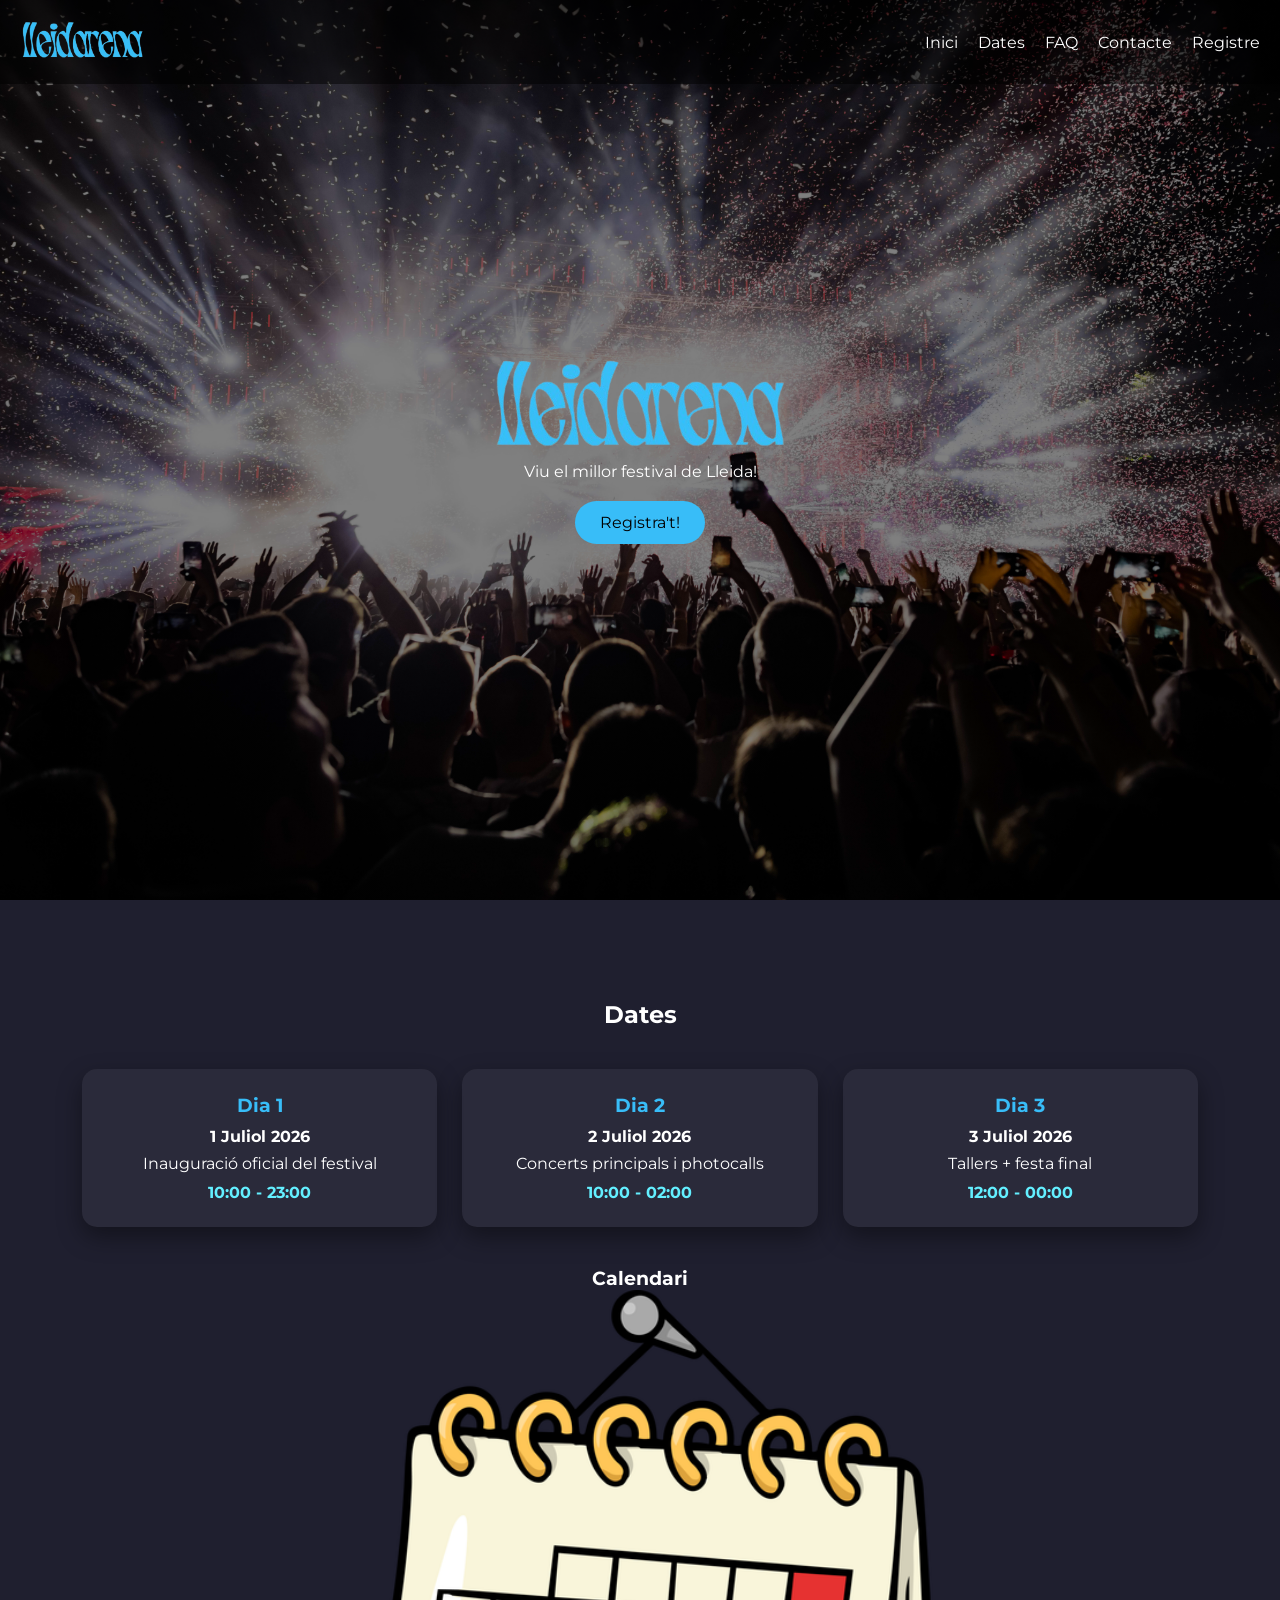
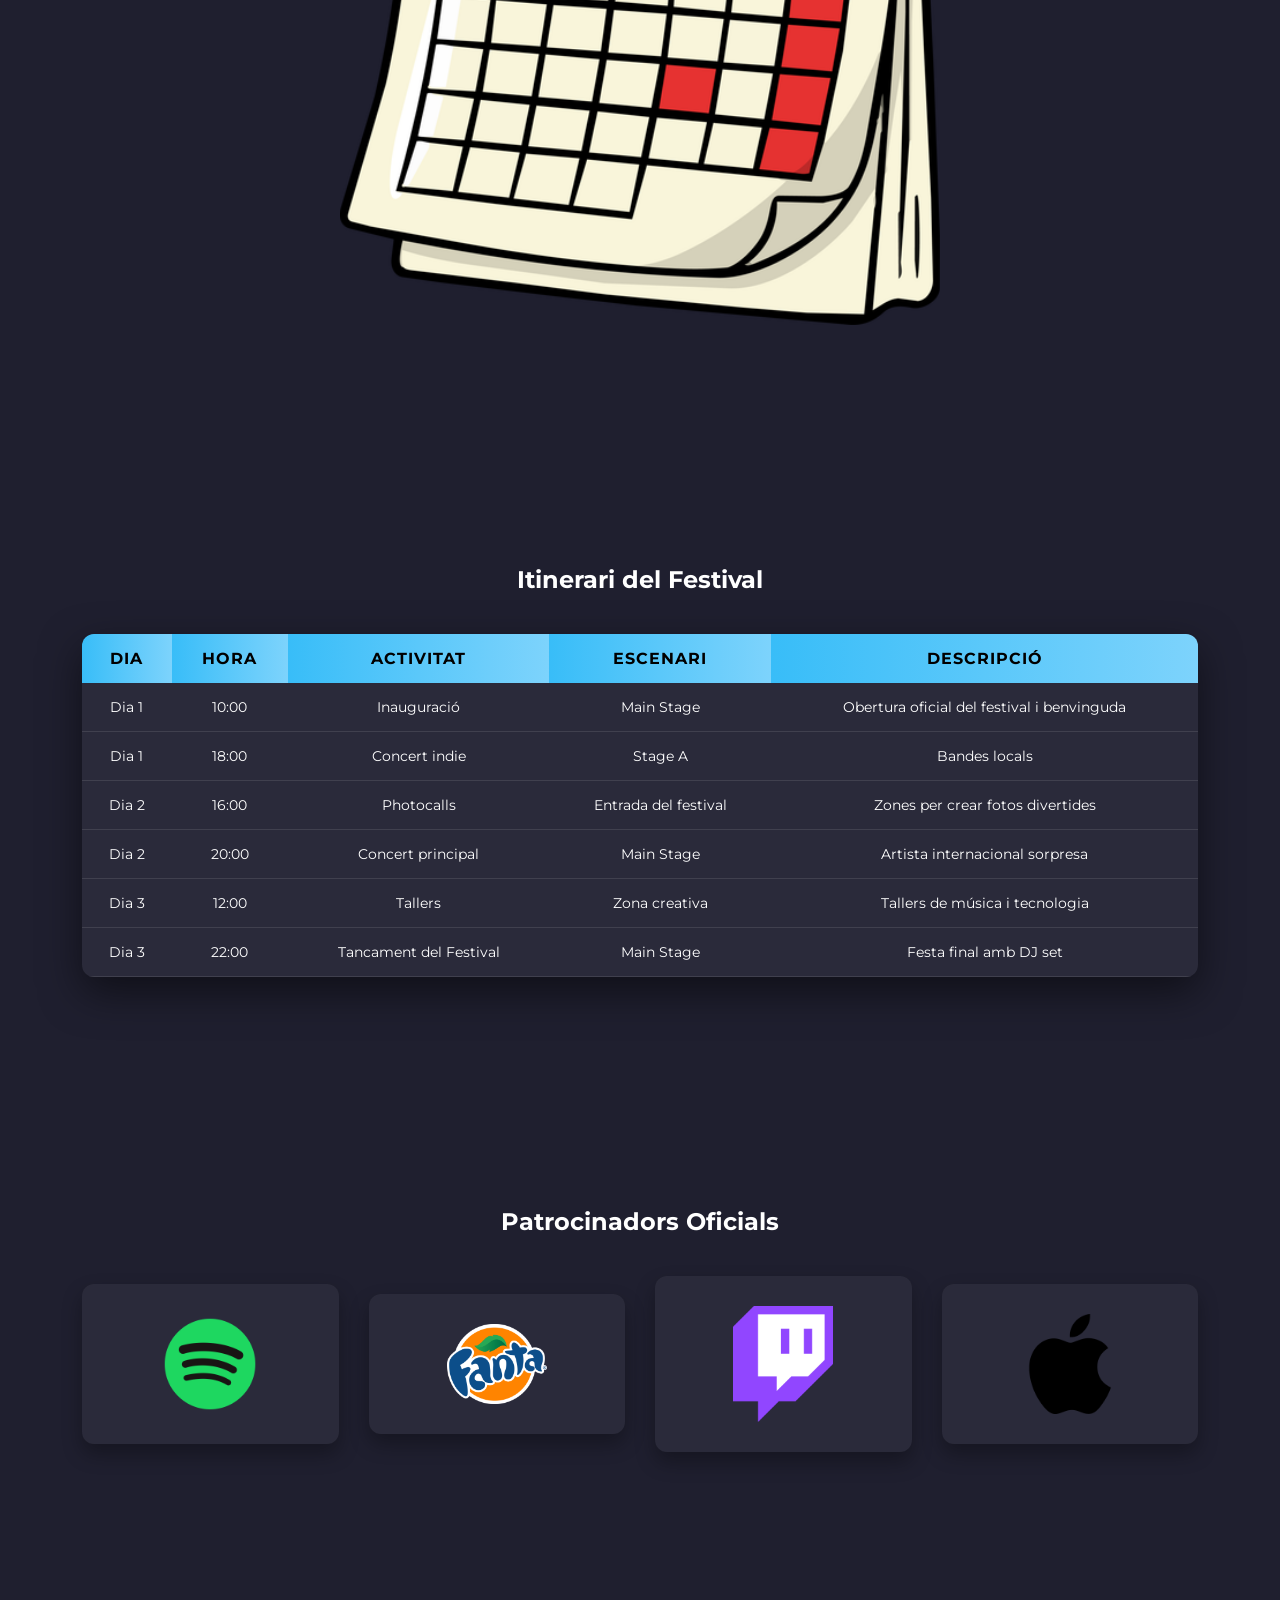
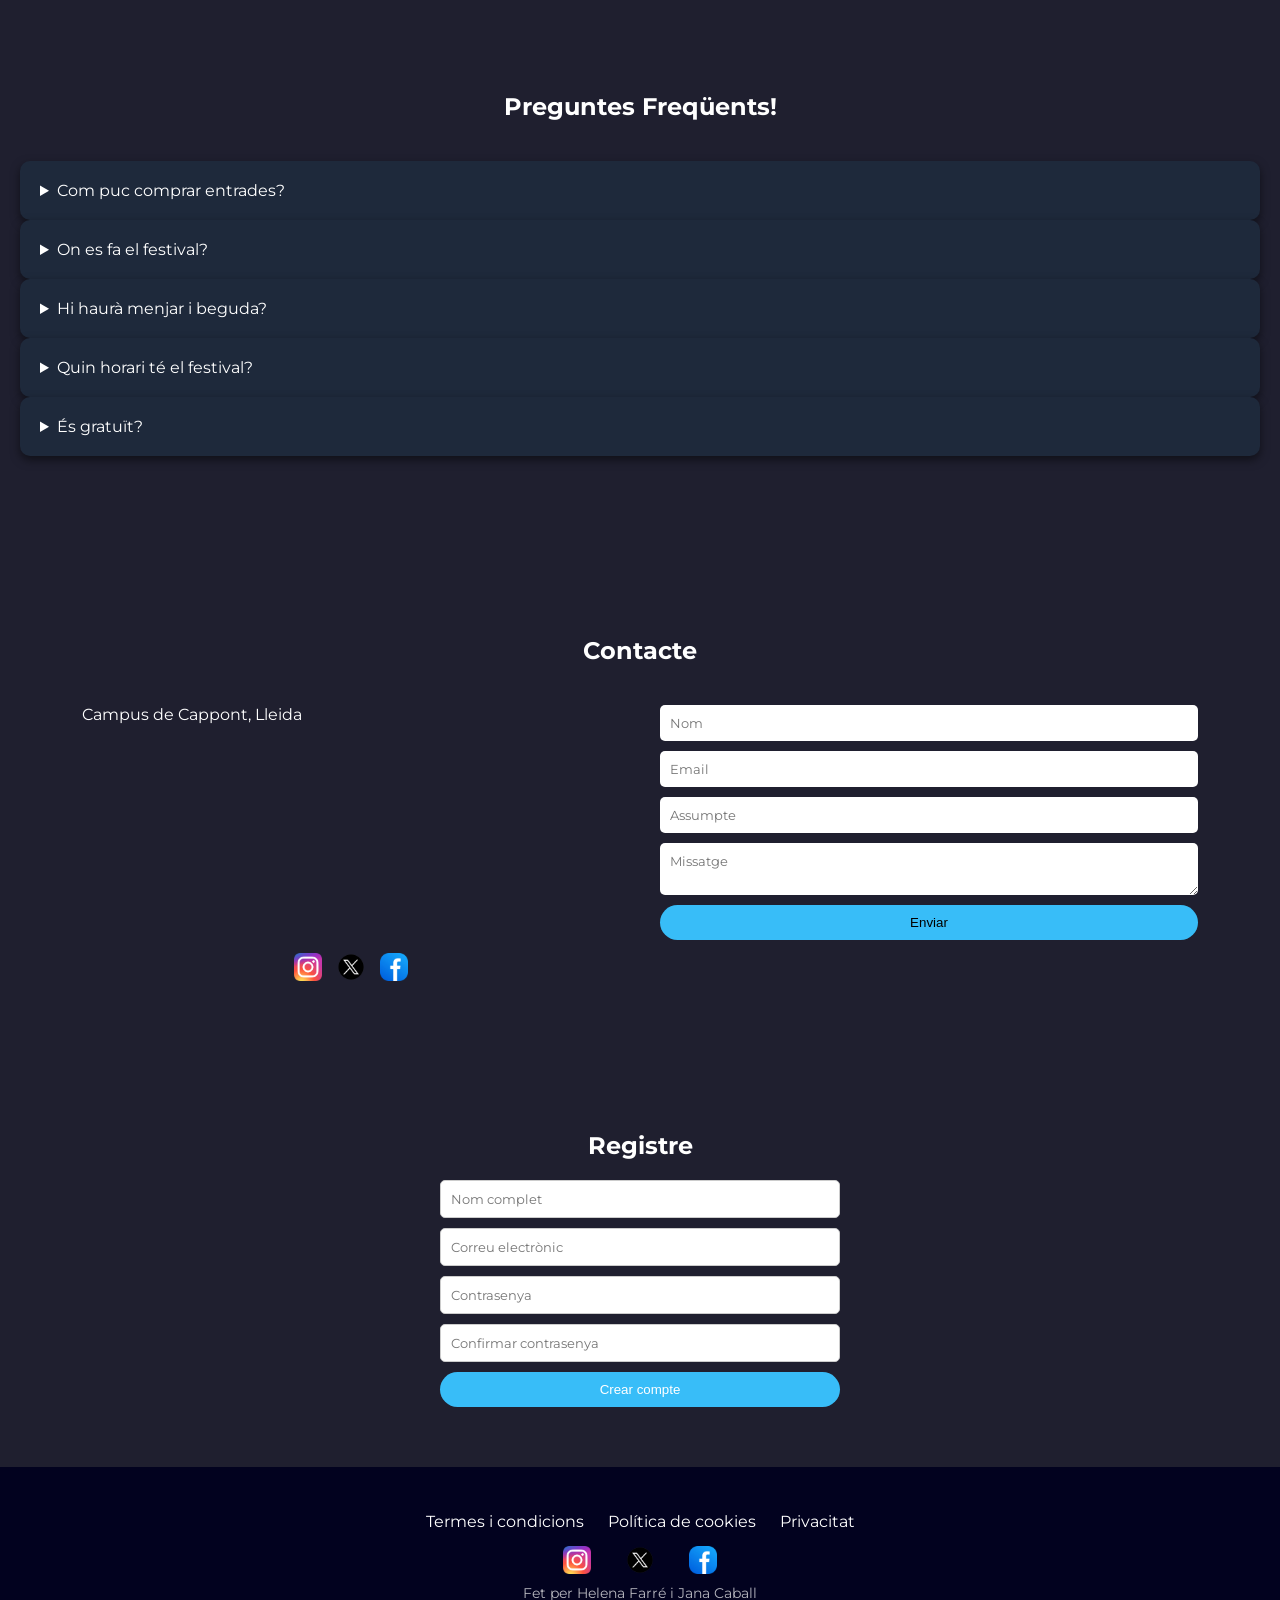
<file: index.html>
<!DOCTYPE html>
<html lang="ca">
<head>
  <meta charset="UTF-8">
  <meta name="viewport" content="width=device-width, initial-scale=1.0">
  <title>LleidArena</title>
  <link href="https://fonts.googleapis.com/css2?family=Montserrat:wght@300;400;600&display=swap" rel="stylesheet"> <!-- Descarrega la font de la xarxa per utilitzar-la al CSS-->

  <link rel="stylesheet" href="styles.css"> <!--Adjuntem l'arxiu CSS al HTML-->
</head>

<body>

<header>
  <div class="logo">
  <img src="img/logo.png" alt="Logo FestiArt">
  </div>

  <nav>
    <ul>
      <li><a href="#inici">Inici</a></li>
      <li><a href="#dates">Dates</a></li>
      <li><a href="#faq">FAQ</a></li>
      <li><a href="#contacte">Contacte</a></li>
      <li><a href="#registre">Registre</a></li>
    </ul>
  </nav>
</header>

<section id="inici" class="inici">
 <h1 class="titol-logo">
  <img src="img/logo.png" alt="LleidArena 2026">
</h1>
  <p>Viu el millor festival de Lleida!</p>
  <a href="#registre" class="btn">Registra't!</a>
</section>

<section id="dates" class="dates">
  <h2>Dates</h2>

  <div class="dates-quadrat">

    <div class="data">
      <h3>Dia 1</h3>
      <p><strong>1 Juliol 2026</strong></p>
      <p>Inauguració oficial del festival</p>
      <span>10:00 - 23:00</span>
    </div>

    <div class="data">
      <h3>Dia 2</h3>
      <p><strong>2 Juliol 2026</strong></p>
      <p>Concerts principals i photocalls</p>
      <span>10:00 - 02:00</span>
    </div>

    <div class="data">
      <h3>Dia 3</h3>
      <p><strong>3 Juliol 2026</strong></p>
      <p>Tallers + festa final</p>
      <span>12:00 - 00:00</span>
    </div>
  </div>
    <div class="calendari">
    <h3>Calendari</h3>
    <img src="img/calendari.png" alt="Calendari FestiArt">
    </div>
</section>

<section>
  <h2>Itinerari del Festival</h2>

  <table>
    <tr>
      <th>Dia</th>
      <th>Hora</th>
      <th>Activitat</th>
      <th>Escenari</th>
      <th>Descripció</th>
    </tr>

    <tr>
      <td>Dia 1</td>
      <td>10:00</td>
      <td>Inauguració</td>
      <td>Main Stage</td>
      <td>Obertura oficial del festival i benvinguda</td>
    </tr>

    <tr>
      <td>Dia 1</td>
      <td>18:00</td>
      <td>Concert indie</td>
      <td>Stage A</td>
      <td>Bandes locals</td>
    </tr>

    <tr>
      <td>Dia 2</td>
      <td>16:00</td>
      <td>Photocalls</td>
      <td>Entrada del festival</td>
      <td>Zones per crear fotos divertides</td>
    </tr>

    <tr>
      <td>Dia 2</td>
      <td>20:00</td>
      <td>Concert principal</td>
      <td>Main Stage</td>
      <td>Artista internacional sorpresa</td>
    </tr>

    <tr>
      <td>Dia 3</td>
      <td>12:00</td>
      <td>Tallers</td>
      <td>Zona creativa</td>
      <td>Tallers de música i tecnologia</td>
    </tr>

    <tr>
      <td>Dia 3</td>
      <td>22:00</td>
      <td>Tancament del Festival</td>
      <td>Main Stage</td>
      <td>Festa final amb DJ set</td>
    </tr>
  </table>
</section>

<section>
  <h2>Patrocinadors Oficials</h2>

  <div class="patrocinadors">

    <a href="https://www.spotify.com" target="_blank" class="patrocinador">
      <img src="img/spotify.png" alt="Spotify">
    </a>

    <a href="https://www.coca-cola.com/es/es/brands/fanta" target="_blank" class="patrocinador">
      <img src="img/fanta.png" alt="Fanta">
    </a>

    <a href="https://www.twitch.tv/" target="_blank" class="patrocinador">
      <img src="img/twitch.png" alt="Twitch">
    </a>

    <a href="https://www.apple.com" target="_blank" class="patrocinador">
      <img src="img/apple.png" alt="Apple">
    </a>

  </div>
</section>


<section id="faq">
  <h2>Preguntes Freqüents!</h2>

  <div class="faq-quadrat">

    <details class="faq-item">
      <summary>Com puc comprar entrades?</summary>
      <p>Pots comprar les entrades directament a la nostra web a l’apartat de registre. Rebràs un correu de confirmació.</p>
    </details>

    <details class="faq-item">
      <summary>On es fa el festival?</summary>
      <p>El festival es realitza a Lleida, al Campus de Cappont, en un recinte habilitat a l’aire lliure amb diferents zones temàtiques.</p>
    </details>

    <details class="faq-item">
      <summary>Hi haurà menjar i beguda?</summary>
      <p>Sí! Hi haurà food trucks amb opcions vegetarianes, veganes i sense gluten.</p>
    </details>

    <details class="faq-item">
      <summary>Quin horari té el festival?</summary>
      <p>Obrim cada dia a les 10:00 i tanquem segons la programació de concerts i activitats nocturnes.</p>
    </details>

    <details class="faq-item">
      <summary>És gratuït?</summary>
      <p>Algunes activitats són gratuïtes, però els concerts principals requereixen entrada.</p>
    </details>

  </div>
</section>

<section id="contacte" class="contacte">
  <h2>Contacte</h2>

  <div class="contacte-contenidor">

    <div class="info">
      <p>Campus de Cappont, Lleida</p>

      <iframe 
        src="https://maps.google.com/maps?q=Lleida&t=&z=13&ie=UTF8&iwloc=&output=embed"
        height="200">
      </iframe>

      <div class="xarxes">
        <a href="https://instagram.com" target="_blank">
          <img src="img/insta.png">
        </a>

        <a href="https://twitter.com" target="_blank">
          <img src="img/X.png">
        </a>

        <a href="https://facebook.com" target="_blank">
          <img src="img/facebook.png">
        </a>
      </div>
    </div>

    <form>
      <input type="text" placeholder="Nom" required>
      <input type="email" placeholder="Email" required>
      <input type="text" placeholder="Assumpte" required>
      <textarea placeholder="Missatge" required></textarea>
      <button>Enviar</button>
    </form>

  </div>
</section>

<section id="registre" class="registre">
  <h2>Registre</h2>

  <form class="registre-formulari">
    <input type="text" placeholder="Nom complet" required>
    <input type="email" placeholder="Correu electrònic" required>
    <input type="password" placeholder="Contrasenya" required>
    <input type="password" placeholder="Confirmar contrasenya" required>
    <button type="submit">Crear compte</button>
  </form>
</section>

<footer>

<div class="footer-links">
  <a href="termes.html">Termes i condicions</a>
  <a href="cookies.html">Política de cookies</a>
  <a href="privacitat.html">Privacitat</a>
</div>

  <div class="xarxes">
        <a href="https://instagram.com" target="_blank">
          <img src="img/insta.png">
        </a>

        <a href="https://twitter.com" target="_blank">
          <img src="img/X.png">
        </a>

        <a href="https://facebook.com" target="_blank">
          <img src="img/facebook.png">
        </a>
  </div>

  <div class="author">
    Fet per Helena Farré i Jana Caball
  </div>
</footer>

</body>

</html>
</file>
<file: styles.css>
*{margin:0;padding:0;box-sizing:border-box}

html{
    scroll-behavior:smooth} /*Fem que el moviment de la pagina sigui suau*/

body{
    font-family:'Montserrat',sans-serif;
    background:#1f1f2f;
    color:white}

header{
    display:flex;
    justify-content:space-between;
    align-items:center;
    padding:20px;
    background:rgba(0, 0, 0, 0.499); /*Afegim una mica de transperència al menu*/
    position:fixed;
    width:100%;
    z-index:100}

.logo img {
  height: 40px; /* ajusta la mida del logo */
  width: auto;}

/*NAVEGACIÓ*/
nav ul{
    display:flex;
    gap:20px;
    list-style:none}

nav a{
    color:white;
    text-decoration:none;
    transition:all 0.3s ease}

nav a:hover{
    color:#38bdf8} /*Fem que quan passem per sobre del navegador/menu la lletra canvi de color*/

/*INICI*/
section{
    padding:100px 20px}

.inici{
    height:100vh;
    background:
        linear-gradient(rgba(0,0,0,0.5), rgba(0,0,0,0.5)), /*Afegim una capa una mica fosca a la imatge perquè es vegi el text*/
        url('img/portada.jpg') center/cover no-repeat;
    display:flex;
    flex-direction:column;
    justify-content:center;
    align-items:center;
    text-align:center;}

.titol-logo img {
  max-width: 300px; 
  height: auto;
  display: block;
  margin: 0 auto;    
}

.inici p{
    margin:10px 0 20px;
    color: #ffffff;
}

/*BOTONS*/
.btn{
    background:#38bdf8;
    color:black;
    padding:12px 25px;
    border-radius:30px;
    text-decoration:none;
    transition:all 0.3s ease}
.btn:hover{
    transform:scale(1.1);
    background:#7dd3fc}

.btn:active{
    transform:scale(0.95)}

h2{
    text-align:center;margin-bottom:40px}

/*ITINERARI*/
table {
  width: 90%;
  margin: 30px auto;
  border-collapse: collapse;
  background: rgba(255,255,255,0.05);
  border-radius: 12px;
  overflow: hidden;
  box-shadow: 0 15px 40px rgba(0,0,0,0.5);
}

th {
  background: linear-gradient(90deg, #38bdf8, #7dd3fc); /*Fem que el color de la casella sigui gradient*/
  color: black;
  padding: 15px;
  text-transform: uppercase;
  letter-spacing: 1px;
}

td {
  padding: 15px;
  text-align: center;
  border-bottom: 1px solid rgba(255,255,255,0.1);
  font-size: 14px;
}

/*PATROCINADORS*/
.patrocinadors {
  display: grid;
  grid-template-columns: repeat(auto-fit, minmax(150px, 1fr));
  gap: 30px;
  width: 90%;
  margin: 40px auto;
  align-items: center;
}

.patrocinador {
  display: flex;
  justify-content: center;
  align-items: center;
  padding: 30px;
  background: rgba(255,255,255,0.05);
  border-radius: 12px;
  transition: all 0.3s ease;
  box-shadow: 0 10px 20px rgba(0,0,0,0.3);
}

.patrocinador img {
  width: 100px;
}

.patrocinador:hover {
  transform: scale(1.08);
  background: rgba(123, 201, 235, 0.184);
}
/*DATES*/
.dates {
  text-align: center;
}

.dates-quadrat {
  display: grid;
  grid-template-columns: repeat(auto-fit, minmax(220px, 1fr));
  gap: 25px;
  width: 90%;
  margin: 40px auto;
}

.data {
  background: rgba(255,255,255,0.05);
  padding: 25px;
  border-radius: 15px;
  box-shadow: 0 10px 25px rgba(0,0,0,0.4);
  transition: all 0.3s ease;
}

.data h3 {
  margin-bottom: 10px;
  color: #38bdf8;
}

.data p {
  margin: 8px 0;
}

.data span {
  display: block;
  margin-top: 10px;
  font-weight: bold;
  color: #63efff;
}

.calendari {
  width: 100%;
  margin: 40px auto;
  text-align: center;
  background: transparent; 
  box-shadow: none;        
  padding: 0;              
  border: none;
}

.calendari img {
  width: 80%;
  max-width: 600px;
  display: block;
  margin: 0 auto;
  border-radius: 0;
  box-shadow: none;
  transition: 0.3s;
}

/*FAQ*/
.faq{
    padding:0px;
}
.faq-item{
    background:#1e293b;
    padding:20px;
    border-radius:10px;
    box-shadow:0 4px 10px rgba(0,0,0,0.5)}

.faq-item summary{
    stroke-width: 30;
    color: #ffffff;
}
.faq-item p {
  margin-top: 10px;
  color: #9efff7;
  line-height: 1.5;
}
/*CONTACTE*/
.contacte {
  padding: 80px 20px;
}

.contacte h2 {
  text-align: center;
  margin-bottom: 40px;
  color: #ffffff;
}

.contacte-contenidor {
  display: flex;
  gap: 40px;
  width: 90%;
  margin: 0 auto;
  align-items: flex-start;
}

.contacte .info {
  flex: 1;
}

/* MAPA */
.contacte iframe {
  width: 100%;
  border: 0;
  border-radius: 10px;
  margin-top: 10px;
}

.xarxes {
  margin-top: 15px;
  display: flex;
  gap: 12px;
  align-items: center;
}

.xarxes a {
  display: flex;
  justify-content: center;
  align-items: center;
}

.xarxes a img {
  width: 28px;
  height: 28px;
  display: block;
  transition: 0.3s;
}

.xarxes a:hover img {
  transform: scale(1.2);
  filter: brightness(1.2);
}

.contacte form {
  flex: 1;
  display: flex;
  flex-direction: column;
  gap: 10px;
  min-width: 280px;
}

input, textarea {
  padding: 10px;
  border: none;
  border-radius: 5px;
  font-family: inherit;
}

input:focus, textarea:focus {
  outline: 2px solid #38bdf8;
}

/* BOTÓ */
button {
  background: #38bdf8;
  border: none;
  padding: 10px;
  border-radius: 20px;
  cursor: pointer;
  transition: 0.3s;
}

button:hover {
  transform: scale(1.05);
}

button:active {
  transform: scale(0.95);
}

/*REGISTRE*/
.registre {
  padding: 60px 20px;
  text-align: center;
}

.registre h2 {
  color: #ffffff;
  margin-bottom: 20px;
}

.registre-formulari {
  max-width: 400px;
  margin: 0 auto;
  display: flex;
  flex-direction: column;
  gap: 10px;
}

.registre-formulari input {
  padding: 10px;
  border: 1px solid #ccc;
  border-radius: 5px;
}

.registre-formulari button {
  padding: 10px;
  border: none;
  background: #38bdf8;
  color: white;
  border-radius: 20px;
  cursor: pointer;
}

/*FOOTER*/
footer{
    background:#02021f;
    padding:30px;
    text-align:center}

.xarxes{
  display:flex;
  size:28px;
  justify-content:center;
  gap:15px;
  margin-bottom:10px
}

footer a {
  color: white;
  margin: 0 10px;
  text-decoration: none;
  transition: 0.3s;
}

footer a:hover {
  color: #38bdf8;
}

.footer-links {
  margin: 15px 0;
}

.author {
  margin-top: 10px;
  font-size: 14px;
  opacity: 0.7;
}

@media(max-width:768px){ /*Això fa que el disseny sigui responsive*/
  nav ul{
    flex-direction:column;
    background:black;
    position:absolute;
    top:70px;right:0;
    padding:20px}
  .contacte{
    flex-direction:column}
  .inici h1{
    font-size:32px}
}
</file>
